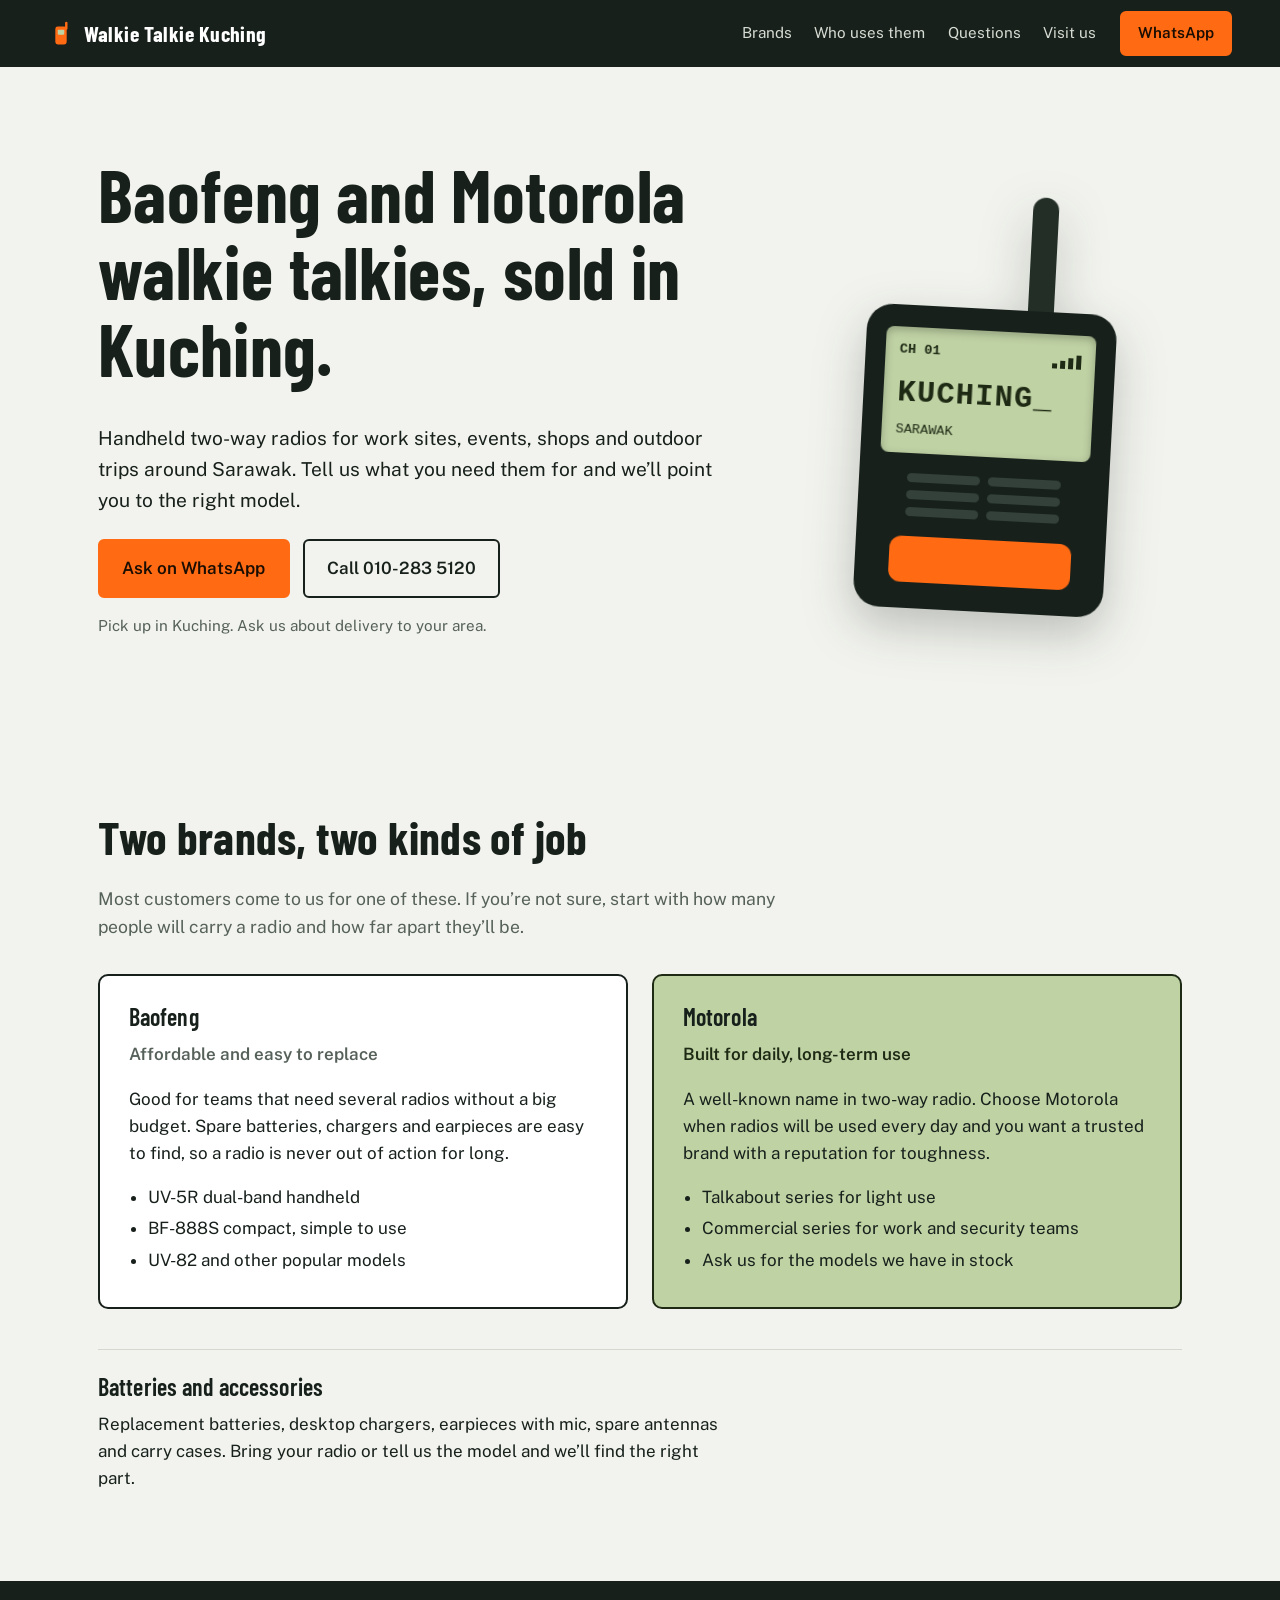
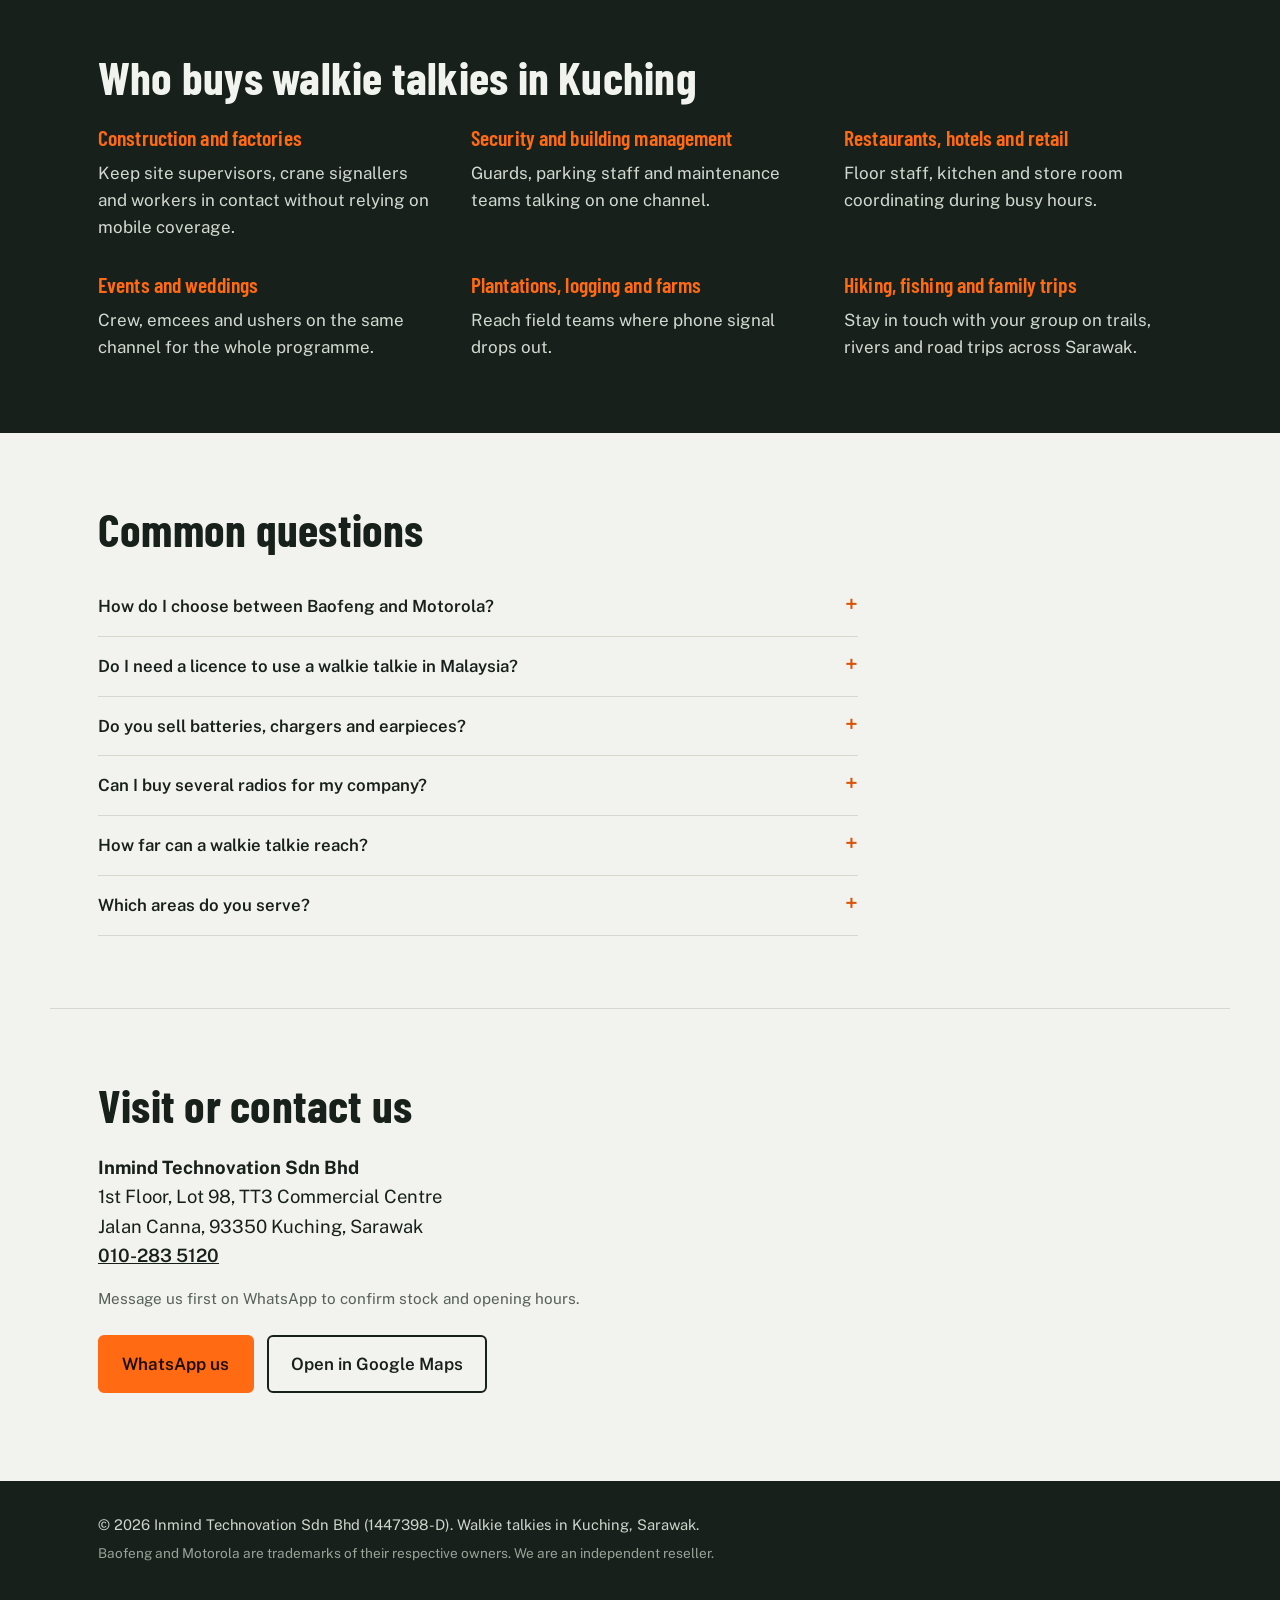
<file: index.html>
<!DOCTYPE html>
<html lang="en">
<head>
<meta charset="utf-8">
<meta name="viewport" content="width=device-width, initial-scale=1">
<title>Walkie Talkie Kuching | Baofeng &amp; Motorola Two-Way Radios in Sarawak</title>
<meta name="description" content="Buy Baofeng and Motorola walkie talkies in Kuching, Sarawak. Handheld two-way radios, batteries, chargers and earpieces. WhatsApp us for stock and advice.">
<link rel="canonical" href="https://www.walkietalkiekuching.com/">
<link rel="icon" href="favicon.svg" type="image/svg+xml">
<meta property="og:title" content="Walkie Talkie Kuching | Baofeng &amp; Motorola">
<meta property="og:description" content="Baofeng and Motorola two-way radios in Kuching, Sarawak. Ask us which one suits your team.">
<meta property="og:type" content="website">
<meta property="og:url" content="https://www.walkietalkiekuching.com/">
<meta property="og:locale" content="en_MY">
<meta name="theme-color" content="#17201b">
<link rel="preconnect" href="https://fonts.googleapis.com">
<link rel="preconnect" href="https://fonts.gstatic.com" crossorigin>
<link href="https://fonts.googleapis.com/css2?family=Barlow+Condensed:wght@600;700&family=Public+Sans:wght@400;500;600&display=swap" rel="stylesheet">
<link rel="stylesheet" href="style.css">
<script type="application/ld+json">
{
  "@context": "https://schema.org",
  "@type": "Store",
  "name": "Walkie Talkie Kuching",
  "legalName": "Inmind Technovation Sdn Bhd",
  "url": "https://www.walkietalkiekuching.com/",
  "telephone": "+60102835120",
  "description": "Baofeng and Motorola walkie talkies, batteries and accessories in Kuching, Sarawak.",
  "address": {
    "@type": "PostalAddress",
    "streetAddress": "1st Floor, Lot 98, TT3 Commercial Centre, Jalan Canna",
    "addressLocality": "Kuching",
    "addressRegion": "Sarawak",
    "postalCode": "93350",
    "addressCountry": "MY"
  },
  "areaServed": ["Kuching", "Petra Jaya", "Kota Samarahan", "Padawan", "Sarawak"]
}
</script>
</head>
<body>

<header class="top">
  <a class="brand" href="#top" aria-label="Walkie Talkie Kuching home">
    <svg width="26" height="26" viewBox="0 0 32 32" aria-hidden="true"><rect x="9" y="8" width="14" height="22" rx="3" fill="currentColor"/><rect x="21" y="2" width="3" height="10" rx="1.5" fill="currentColor"/><rect x="12" y="12" width="8" height="6" rx="1" fill="#bfd2a4"/></svg>
    <span>Walkie Talkie Kuching</span>
  </a>
  <nav aria-label="Main">
    <a href="#brands">Brands</a>
    <a href="#uses">Who uses them</a>
    <a href="#faq">Questions</a>
    <a href="#visit">Visit us</a>
  </nav>
  <a class="btn btn-sm" href="https://wa.me/60102835120?text=Hi%2C%20I%27m%20interested%20in%20a%20walkie%20talkie" rel="noopener">WhatsApp</a>
</header>

<main id="top">

<section class="hero">
  <div class="hero-copy">
    <h1>Baofeng and Motorola walkie talkies, sold in Kuching.</h1>
    <p class="lead">Handheld two-way radios for work sites, events, shops and outdoor trips around Sarawak. Tell us what you need them for and we’ll point you to the right model.</p>
    <div class="cta-row">
      <a class="btn" href="https://wa.me/60102835120?text=Hi%2C%20I%27m%20interested%20in%20a%20walkie%20talkie" rel="noopener">Ask on WhatsApp</a>
      <a class="btn btn-ghost" href="tel:+60102835120">Call 010-283 5120</a>
    </div>
    <p class="note">Pick up in Kuching. Ask us about delivery to your area.</p>
  </div>

  <div class="radio" aria-hidden="true">
    <div class="antenna"></div>
    <div class="body">
      <div class="lcd">
        <div class="lcd-top"><span>CH 01</span><span class="bars"><i></i><i></i><i></i><i></i></span></div>
        <div class="lcd-main">KUCHING<span class="cursor">_</span></div>
        <div class="lcd-bot">SARAWAK</div>
      </div>
      <div class="grille"><i></i><i></i><i></i><i></i><i></i><i></i></div>
      <div class="ptt"></div>
    </div>
  </div>
</section>

<section id="brands" class="section">
  <h2>Two brands, two kinds of job</h2>
  <p class="section-intro">Most customers come to us for one of these. If you’re not sure, start with how many people will carry a radio and how far apart they’ll be.</p>

  <div class="brand-grid">
    <article class="brand-card">
      <h3>Baofeng</h3>
      <p class="tag">Affordable and easy to replace</p>
      <p>Good for teams that need several radios without a big budget. Spare batteries, chargers and earpieces are easy to find, so a radio is never out of action for long.</p>
      <ul>
        <li>UV-5R dual-band handheld</li>
        <li>BF-888S compact, simple to use</li>
        <li>UV-82 and other popular models</li>
      </ul>
    </article>
    <article class="brand-card brand-card-alt">
      <h3>Motorola</h3>
      <p class="tag">Built for daily, long-term use</p>
      <p>A well-known name in two-way radio. Choose Motorola when radios will be used every day and you want a trusted brand with a reputation for toughness.</p>
      <ul>
        <li>Talkabout series for light use</li>
        <li>Commercial series for work and security teams</li>
        <li>Ask us for the models we have in stock</li>
      </ul>
    </article>
  </div>

  <div class="acc">
    <h3>Batteries and accessories</h3>
    <p>Replacement batteries, desktop chargers, earpieces with mic, spare antennas and carry cases. Bring your radio or tell us the model and we’ll find the right part.</p>
  </div>
</section>

<section id="uses" class="section section-dark">
  <h2>Who buys walkie talkies in Kuching</h2>
  <div class="uses">
    <div><h3>Construction and factories</h3><p>Keep site supervisors, crane signallers and workers in contact without relying on mobile coverage.</p></div>
    <div><h3>Security and building management</h3><p>Guards, parking staff and maintenance teams talking on one channel.</p></div>
    <div><h3>Restaurants, hotels and retail</h3><p>Floor staff, kitchen and store room coordinating during busy hours.</p></div>
    <div><h3>Events and weddings</h3><p>Crew, emcees and ushers on the same channel for the whole programme.</p></div>
    <div><h3>Plantations, logging and farms</h3><p>Reach field teams where phone signal drops out.</p></div>
    <div><h3>Hiking, fishing and family trips</h3><p>Stay in touch with your group on trails, rivers and road trips across Sarawak.</p></div>
  </div>
</section>

<section id="faq" class="section">
  <h2>Common questions</h2>
  <div class="faq">
    <details>
      <summary>How do I choose between Baofeng and Motorola?</summary>
      <p>Tell us your budget, how many radios you need, where you’ll use them and how many hours a day. We’ll recommend a model, and it’s fine if that turns out to be the cheaper one.</p>
    </details>
    <details>
      <summary>Do I need a licence to use a walkie talkie in Malaysia?</summary>
      <p>Radio equipment and radio frequencies are regulated in Malaysia by the MCMC. Some radios and frequencies need approval or an assignment. Ask us before you buy and we’ll tell you what we know, and you can confirm the current rules with MCMC.</p>
    </details>
    <details>
      <summary>Do you sell batteries, chargers and earpieces?</summary>
      <p>Yes. Send us a photo of your radio or its model name on WhatsApp and we’ll tell you what fits.</p>
    </details>
    <details>
      <summary>Can I buy several radios for my company?</summary>
      <p>Yes. Message us the quantity you need. We can prepare a quotation for your company.</p>
    </details>
    <details>
      <summary>How far can a walkie talkie reach?</summary>
      <p>It depends on the radio and the surroundings. Open ground gives the best range, while buildings, hills and thick jungle cut it down. Tell us where you’ll use it and we’ll be honest about what to expect.</p>
    </details>
    <details>
      <summary>Which areas do you serve?</summary>
      <p>We’re in Kuching and serve Petra Jaya, Kota Samarahan, Padawan and nearby areas. Contact us about delivery elsewhere in Sarawak.</p>
    </details>
  </div>
</section>

<section id="visit" class="section visit">
  <div>
    <h2>Visit or contact us</h2>
    <address>
      <strong>Inmind Technovation Sdn Bhd</strong><br>
      1st Floor, Lot 98, TT3 Commercial Centre<br>
      Jalan Canna, 93350 Kuching, Sarawak<br>
      <a href="tel:+60102835120">010-283 5120</a>
    </address>
    <p class="note">Message us first on WhatsApp to confirm stock and opening hours.</p>
    <div class="cta-row">
      <a class="btn" href="https://wa.me/60102835120?text=Hi%2C%20I%27m%20interested%20in%20a%20walkie%20talkie" rel="noopener">WhatsApp us</a>
      <a class="btn btn-ghost" href="https://www.google.com/maps/search/?api=1&amp;query=Inmind+Technovation+Sdn+Bhd+Jalan+Canna+Kuching" rel="noopener">Open in Google Maps</a>
    </div>
  </div>
</section>

</main>

<footer>
  <p>© <span id="yr">2026</span> Inmind Technovation Sdn Bhd (1447398-D). Walkie talkies in Kuching, Sarawak.</p>
  <p class="fine">Baofeng and Motorola are trademarks of their respective owners. We are an independent reseller.</p>
</footer>

<a class="float-wa" href="https://wa.me/60102835120?text=Hi%2C%20I%27m%20interested%20in%20a%20walkie%20talkie" rel="noopener" aria-label="Chat on WhatsApp">WhatsApp us</a>

</body>
</html>
</file>
<file: style.css>
:root{
  --paper:#f2f3ee; --ink:#17201b; --muted:#56615a; --line:#d5d8cf;
  --lcd:#bfd2a4; --lcd-ink:#1e2a14; --signal:#ff6a13; --signal-dark:#d9540a;
  --dark:#17201b; --dark-2:#232e27;
  --display:"Barlow Condensed","Arial Narrow",Arial,sans-serif;
  --text:"Public Sans",system-ui,-apple-system,"Segoe UI",Roboto,Arial,sans-serif;
}
*{box-sizing:border-box}
html{scroll-behavior:smooth;scroll-padding-top:70px}
body{margin:0;background:var(--paper);color:var(--ink);font-family:var(--text);font-size:17px;line-height:1.6}
a{color:inherit}
:focus-visible{outline:3px solid var(--signal);outline-offset:3px}
h1,h2,h3{font-family:var(--display);line-height:1.05;margin:0 0 .5em;letter-spacing:.005em}
h1{font-size:clamp(2.6rem,7vw,4.6rem);font-weight:700}
h2{font-size:clamp(2rem,4.5vw,2.9rem);font-weight:700}
h3{font-size:1.5rem;font-weight:600}
p{margin:0 0 1em;max-width:62ch}

/* header */
.top{position:sticky;top:0;z-index:20;display:flex;align-items:center;gap:1.5rem;padding:.7rem clamp(1rem,4vw,3rem);background:var(--dark);color:#fff}
.brand{display:flex;align-items:center;gap:.6rem;text-decoration:none;font-family:var(--display);font-weight:700;font-size:1.35rem;letter-spacing:.02em;margin-right:auto}
.brand svg{color:var(--signal)}
.top nav{display:flex;gap:1.4rem}
.top nav a{text-decoration:none;font-size:.95rem;color:#d6dbd3}
.top nav a:hover{color:#fff;text-decoration:underline}

/* buttons */
.btn{display:inline-block;background:var(--signal);color:#1a0d02;font-weight:600;text-decoration:none;padding:.85rem 1.4rem;border-radius:6px;border:2px solid var(--signal);transition:background .15s}
.btn:hover{background:var(--signal-dark);border-color:var(--signal-dark)}
.btn-sm{padding:.5rem 1rem;font-size:.95rem}
.btn-ghost{background:transparent;color:var(--ink);border-color:var(--ink)}
.btn-ghost:hover{background:var(--ink);color:#fff;border-color:var(--ink)}
.cta-row{display:flex;flex-wrap:wrap;gap:.8rem;margin:1.5rem 0 1rem}
.note{color:var(--muted);font-size:.95rem}

/* hero */
.hero{display:grid;grid-template-columns:1.25fr .75fr;gap:3rem;align-items:center;padding:clamp(2.5rem,7vw,5.5rem) clamp(1rem,4vw,3rem);max-width:1180px;margin:0 auto}
.lead{font-size:1.2rem;max-width:52ch}
.radio{justify-self:center;width:min(250px,60vw);filter:drop-shadow(0 18px 24px rgba(23,32,27,.25));transform:rotate(3deg)}
.antenna{width:26px;height:120px;margin:0 0 -6px 160px;background:var(--dark-2);border-radius:13px 13px 4px 4px}
.body{background:var(--dark);border-radius:26px;padding:22px 20px 26px}
.lcd{background:var(--lcd);color:var(--lcd-ink);border-radius:8px;padding:12px 14px;font-family:ui-monospace,"Courier New",monospace;box-shadow:inset 0 3px 8px rgba(0,0,0,.25)}
.lcd-top{display:flex;justify-content:space-between;align-items:flex-end;font-size:.85rem;font-weight:700}
.bars{display:inline-flex;gap:3px;align-items:flex-end}
.bars i{display:block;width:5px;background:var(--lcd-ink)}
.bars i:nth-child(1){height:5px}.bars i:nth-child(2){height:8px}.bars i:nth-child(3){height:11px}.bars i:nth-child(4){height:14px}
.lcd-main{font-size:1.9rem;font-weight:700;letter-spacing:.04em;margin:8px 0 2px}
.lcd-bot{font-size:.85rem}
.cursor{animation:blink 1.1s steps(1) infinite}
@keyframes blink{50%{opacity:0}}
.grille{display:grid;grid-template-columns:repeat(2,1fr);gap:8px;margin:20px 28px}
.grille i{display:block;height:9px;border-radius:5px;background:#33413a}
.ptt{height:46px;border-radius:12px;background:var(--signal);margin:0 14px}

/* sections */
.section{padding:clamp(2.5rem,6vw,4.5rem) clamp(1rem,4vw,3rem);max-width:1180px;margin:0 auto}
.section-intro{font-size:1.1rem;color:var(--muted);margin-bottom:2rem}
.brand-grid{display:grid;grid-template-columns:1fr 1fr;gap:1.5rem}
.brand-card{border:2px solid var(--ink);border-radius:10px;padding:1.8rem;background:#fff}
.brand-card-alt{background:var(--lcd);border-color:var(--lcd-ink)}
.tag{font-weight:600;color:var(--muted)}
.brand-card-alt .tag{color:var(--lcd-ink)}
.brand-card ul{margin:0;padding-left:1.2rem}
.brand-card li{margin:.25rem 0}
.acc{margin-top:2.5rem;padding-top:1.5rem;border-top:1px solid var(--line)}

.section-dark{max-width:none;margin:0;background:var(--dark);color:#f1f4ee;padding-inline:max(clamp(1rem,4vw,3rem),calc((100% - 1180px)/2 + clamp(1rem,4vw,3rem)))}
.section-dark h2{margin-bottom:1.5rem}
.uses{display:grid;grid-template-columns:repeat(3,1fr);gap:2rem 2.2rem}
.uses h3{color:var(--signal);font-size:1.35rem}
.uses p{color:#d3d9d0;margin:0}

.faq{max-width:760px}
details{border-bottom:1px solid var(--line);padding:1rem 0}
summary{cursor:pointer;font-weight:600;font-size:1.05rem;list-style:none;display:flex;justify-content:space-between;gap:1rem}
summary::-webkit-details-marker{display:none}
summary::after{content:"+";font-size:1.4rem;line-height:1;color:var(--signal-dark)}
details[open] summary::after{content:"–"}
details p{margin:.7rem 0 0;color:var(--muted)}

.visit{border-top:1px solid var(--line)}
address{font-style:normal;font-size:1.15rem;margin-bottom:1rem}
address a{font-weight:600}

footer{background:var(--dark);color:#cfd5cc;padding:2rem max(clamp(1rem,4vw,3rem),calc((100% - 1180px)/2 + clamp(1rem,4vw,3rem))) 5.5rem;font-size:.92rem}
footer p{margin:0 0 .4rem;max-width:none}
.fine{color:#98a398;font-size:.85rem}

.float-wa{display:none}

@media (max-width:860px){
  .hero{grid-template-columns:1fr}
  .radio{order:-1;width:150px;justify-self:start;margin-bottom:-.5rem}
  .antenna{height:70px;margin-left:92px}
  .body{padding:14px 12px 16px;border-radius:18px}
  .lcd-main{font-size:1.2rem}
  .grille{margin:10px 14px}.ptt{height:28px}
  .brand-grid,.uses{grid-template-columns:1fr}
  .top nav{display:none}
  .float-wa{display:block;position:fixed;left:1rem;right:1rem;bottom:1rem;z-index:30;text-align:center;background:var(--signal);color:#1a0d02;font-weight:600;text-decoration:none;padding:.95rem;border-radius:8px;box-shadow:0 6px 18px rgba(0,0,0,.3)}
}
@media (prefers-reduced-motion:reduce){
  html{scroll-behavior:auto}.cursor{animation:none}
}
</file>
